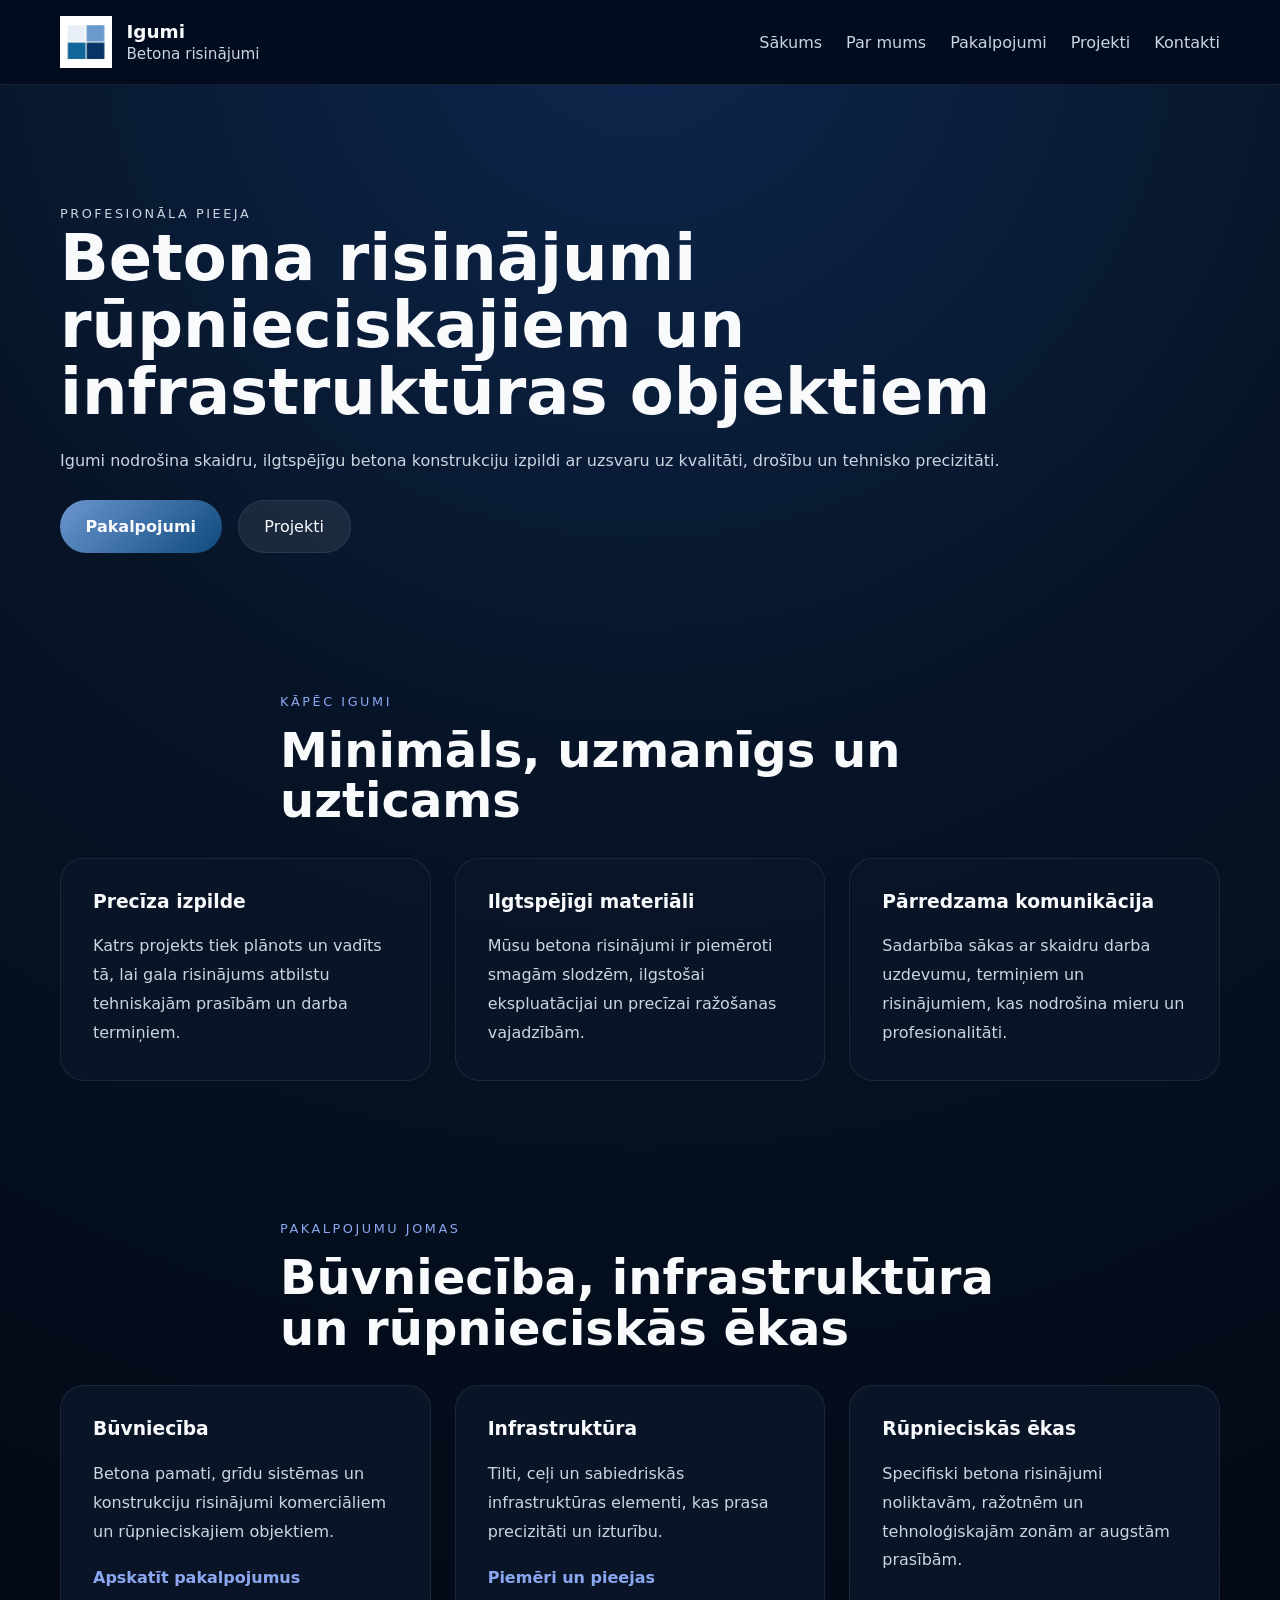
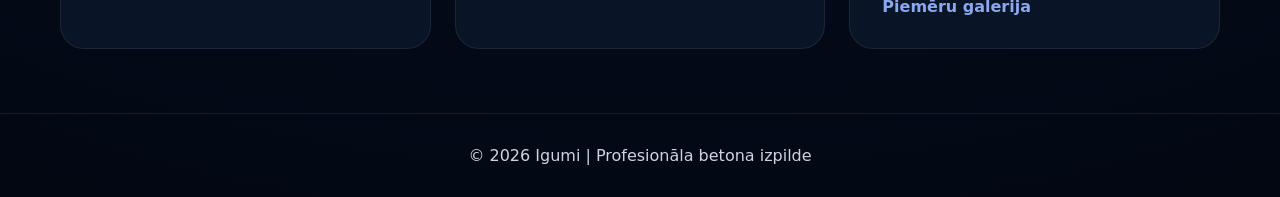
<file: index.html>
﻿<!DOCTYPE html>
<html lang="lv">
<head>
  <meta charset="UTF-8" />
  <meta name="viewport" content="width=device-width, initial-scale=1.0" />
  <title>Igumi | Profesionāli betona risinājumi</title>
  <link rel="stylesheet" href="styles.css" />
</head>
<body>
  <header class="site-header">
    <div class="container header-inner">
      <a class="brand" href="index.html">
        <img src="IgumiLogo.png" alt="Igumi logo" class="brand-logo" />
        <div class="brand-copy">
          <span class="brand-name">Igumi</span>
          <span class="brand-tag">Betona risinājumi</span>
        </div>
      </a>
      <nav class="main-nav">
        <a href="index.html">Sākums</a>
        <a href="about.html">Par mums</a>
        <a href="services.html">Pakalpojumi</a>
        <a href="projects.html">Projekti</a>
        <a href="contact.html">Kontakti</a>
      </nav>
    </div>
  </header>

  <main>
    <section class="page-hero">
      <div class="container page-hero-inner">
        <div>
          <p class="eyebrow">Profesionāla pieeja</p>
          <h1>Betona risinājumi rūpnieciskajiem un infrastruktūras objektiem</h1>
          <p>Igumi nodrošina skaidru, ilgtspējīgu betona konstrukciju izpildi ar uzsvaru uz kvalitāti, drošību un tehnisko precizitāti.</p>
          <div class="hero-actions">
            <a class="btn btn-primary" href="services.html">Pakalpojumi</a>
            <a class="btn btn-secondary" href="projects.html">Projekti</a>
          </div>
        </div>
      </div>
    </section>

    <section class="content-block">
      <div class="container section-heading">
        <p class="eyebrow">Kāpēc Igumi</p>
        <h2>Minimāls, uzmanīgs un uzticams</h2>
      </div>
      <div class="container card-grid">
        <article class="card">
          <h3>Precīza izpilde</h3>
          <p>Katrs projekts tiek plānots un vadīts tā, lai gala risinājums atbilstu tehniskajām prasībām un darba termiņiem.</p>
        </article>
        <article class="card">
          <h3>Ilgtspējīgi materiāli</h3>
          <p>Mūsu betona risinājumi ir piemēroti smagām slodzēm, ilgstošai ekspluatācijai un precīzai ražošanas vajadzībām.</p>
        </article>
        <article class="card">
          <h3>Pārredzama komunikācija</h3>
          <p>Sadarbība sākas ar skaidru darba uzdevumu, termiņiem un risinājumiem, kas nodrošina mieru un profesionalitāti.</p>
        </article>
      </div>
    </section>

    <section class="content-block">
      <div class="container section-heading">
        <p class="eyebrow">Pakalpojumu jomas</p>
        <h2>Būvniecība, infrastruktūra un rūpnieciskās ēkas</h2>
      </div>
      <div class="container feature-grid">
        <article class="feature-card">
          <h3>Būvniecība</h3>
          <p>Betona pamati, grīdu sistēmas un konstrukciju risinājumi komerciāliem un rūpnieciskajiem objektiem.</p>
          <a class="text-link" href="services.html">Apskatīt pakalpojumus</a>
        </article>
        <article class="feature-card">
          <h3>Infrastruktūra</h3>
          <p>Tilti, ceļi un sabiedriskās infrastruktūras elementi, kas prasa precizitāti un izturību.</p>
          <a class="text-link" href="infrastructure.html">Piemēri un pieejas</a>
        </article>
        <article class="feature-card">
          <h3>Rūpnieciskās ēkas</h3>
          <p>Specifiski betona risinājumi noliktavām, ražotnēm un tehnoloģiskajām zonām ar augstām prasībām.</p>
          <a class="text-link" href="industrial.html">Piemēru galerija</a>
        </article>
      </div>
    </section>
  </main>

  <footer class="site-footer">
    <div class="container">
      <p>© 2026 Igumi | Profesionāla betona izpilde</p>
    </div>
  </footer>
</body>
</html>
</file>
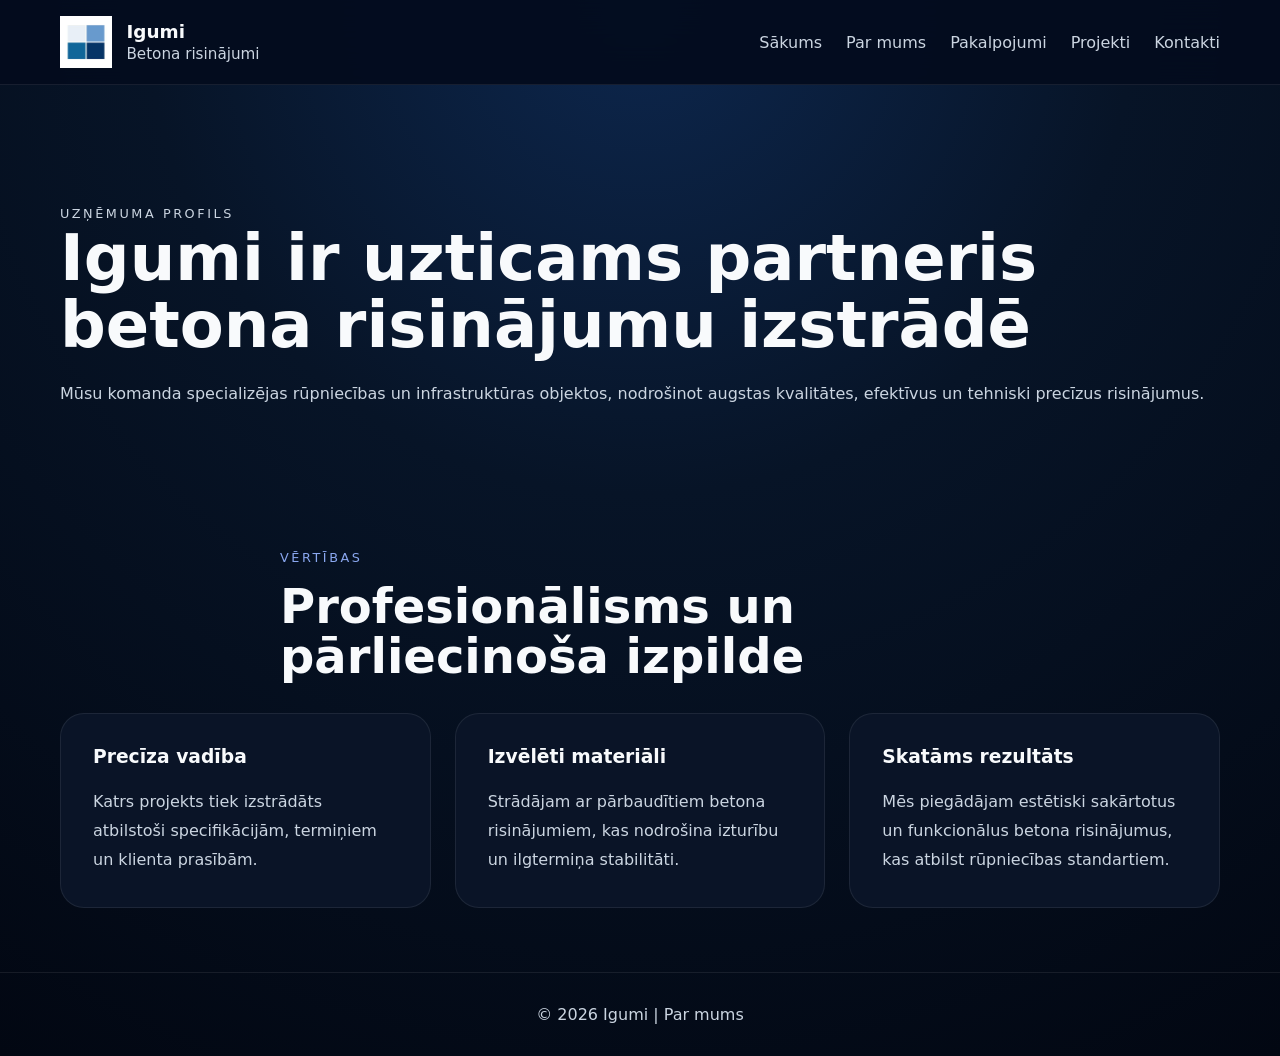
<file: about.html>
﻿<!DOCTYPE html>
<html lang="lv">
<head>
  <meta charset="UTF-8" />
  <meta name="viewport" content="width=device-width, initial-scale=1.0" />
  <title>Igumi | Par mums</title>
  <link rel="stylesheet" href="styles.css" />
</head>
<body>
  <header class="site-header">
    <div class="container header-inner">
      <a class="brand" href="index.html">
        <img src="IgumiLogo.png" alt="Igumi logo" class="brand-logo" />
        <div class="brand-copy">
          <span class="brand-name">Igumi</span>
          <span class="brand-tag">Betona risinājumi</span>
        </div>
      </a>
      <nav class="main-nav">
        <a href="index.html">Sākums</a>
        <a href="about.html">Par mums</a>
        <a href="services.html">Pakalpojumi</a>
        <a href="projects.html">Projekti</a>
        <a href="contact.html">Kontakti</a>
      </nav>
    </div>
  </header>

  <main>
    <section class="page-hero">
      <div class="container page-hero-inner">
        <div>
          <p class="eyebrow">Uzņēmuma profils</p>
          <h1>Igumi ir uzticams partneris betona risinājumu izstrādē</h1>
          <p>Mūsu komanda specializējas rūpniecības un infrastruktūras objektos, nodrošinot augstas kvalitātes, efektīvus un tehniski precīzus risinājumus.</p>
        </div>
      </div>
    </section>

    <section class="content-block">
      <div class="container section-heading">
        <p class="eyebrow">Vērtības</p>
        <h2>Profesionālisms un pārliecinoša izpilde</h2>
      </div>
      <div class="container feature-grid">
        <article class="feature-card">
          <h3>Precīza vadība</h3>
          <p>Katrs projekts tiek izstrādāts atbilstoši specifikācijām, termiņiem un klienta prasībām.</p>
        </article>
        <article class="feature-card">
          <h3>Izvēlēti materiāli</h3>
          <p>Strādājam ar pārbaudītiem betona risinājumiem, kas nodrošina izturību un ilgtermiņa stabilitāti.</p>
        </article>
        <article class="feature-card">
          <h3>Skatāms rezultāts</h3>
          <p>Mēs piegādājam estētiski sakārtotus un funkcionālus betona risinājumus, kas atbilst rūpniecības standartiem.</p>
        </article>
      </div>
    </section>
  </main>

  <footer class="site-footer">
    <div class="container">
      <p>© 2026 Igumi | Par mums</p>
    </div>
  </footer>
</body>
</html>
</file>
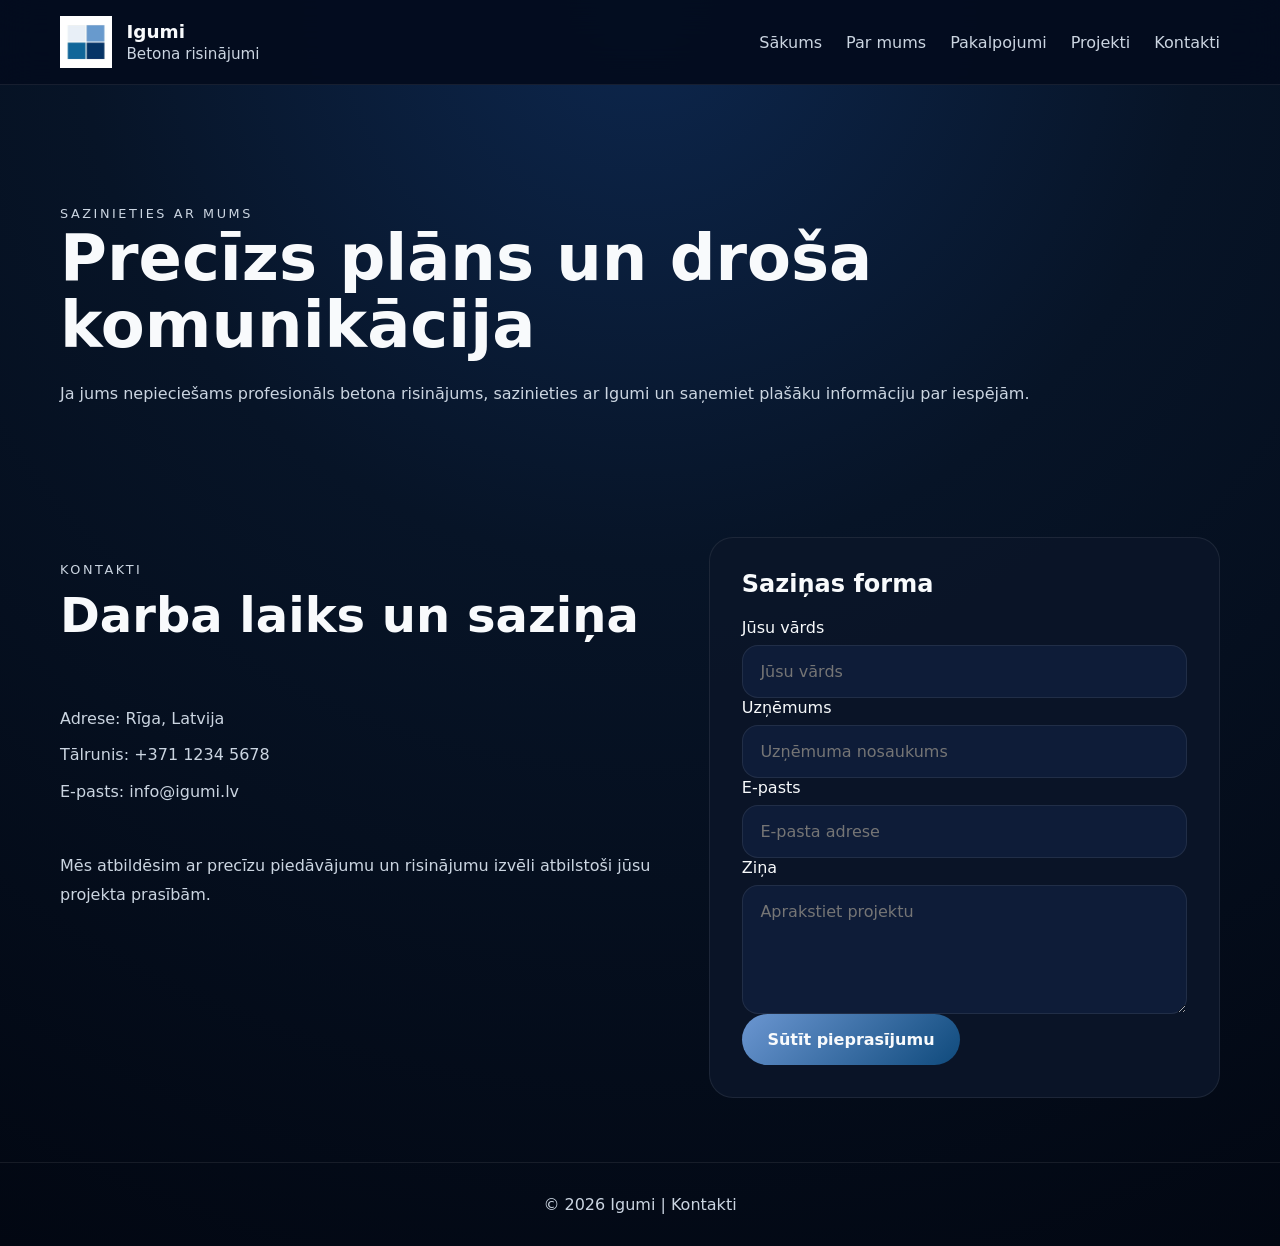
<file: contact.html>
﻿<!DOCTYPE html>
<html lang="lv">
<head>
  <meta charset="UTF-8" />
  <meta name="viewport" content="width=device-width, initial-scale=1.0" />
  <title>Igumi | Kontakti</title>
  <link rel="stylesheet" href="styles.css" />
</head>
<body>
  <header class="site-header">
    <div class="container header-inner">
      <a class="brand" href="index.html">
        <img src="IgumiLogo.png" alt="Igumi logo" class="brand-logo" />
        <div class="brand-copy">
          <span class="brand-name">Igumi</span>
          <span class="brand-tag">Betona risinājumi</span>
        </div>
      </a>
      <nav class="main-nav">
        <a href="index.html">Sākums</a>
        <a href="about.html">Par mums</a>
        <a href="services.html">Pakalpojumi</a>
        <a href="projects.html">Projekti</a>
        <a href="contact.html">Kontakti</a>
      </nav>
    </div>
  </header>

  <main>
    <section class="page-hero">
      <div class="container page-hero-inner">
        <div>
          <p class="eyebrow">Sazinieties ar mums</p>
          <h1>Precīzs plāns un droša komunikācija</h1>
          <p>Ja jums nepieciešams profesionāls betona risinājums, sazinieties ar Igumi un saņemiet plašāku informāciju par iespējām.</p>
        </div>
      </div>
    </section>

    <section class="content-block contact">
      <div class="container contact-grid">
        <div class="contact-copy">
          <div class="section-heading">
            <p class="eyebrow">Kontakti</p>
            <h2>Darba laiks un saziņa</h2>
          </div>
          <div class="contact-details">
            <p>Adrese: Rīga, Latvija</p>
            <p>Tālrunis: +371 1234 5678</p>
            <p>E-pasts: info@igumi.lv</p>
          </div>
          <p>Mēs atbildēsim ar precīzu piedāvājumu un risinājumu izvēli atbilstoši jūsu projekta prasībām.</p>
        </div>

        <div class="contact-panel">
          <h2>Saziņas forma</h2>
          <form class="contact-form">
            <label>
              Jūsu vārds
              <input type="text" placeholder="Jūsu vārds" />
            </label>
            <label>
              Uzņēmums
              <input type="text" placeholder="Uzņēmuma nosaukums" />
            </label>
            <label>
              E-pasts
              <input type="email" placeholder="E-pasta adrese" />
            </label>
            <label>
              Ziņa
              <textarea rows="5" placeholder="Aprakstiet projektu"></textarea>
            </label>
            <button class="btn btn-primary" type="submit">Sūtīt pieprasījumu</button>
          </form>
        </div>
      </div>
    </section>
  </main>

  <footer class="site-footer">
    <div class="container">
      <p>© 2026 Igumi | Kontakti</p>
    </div>
  </footer>
</body>
</html>
</file>
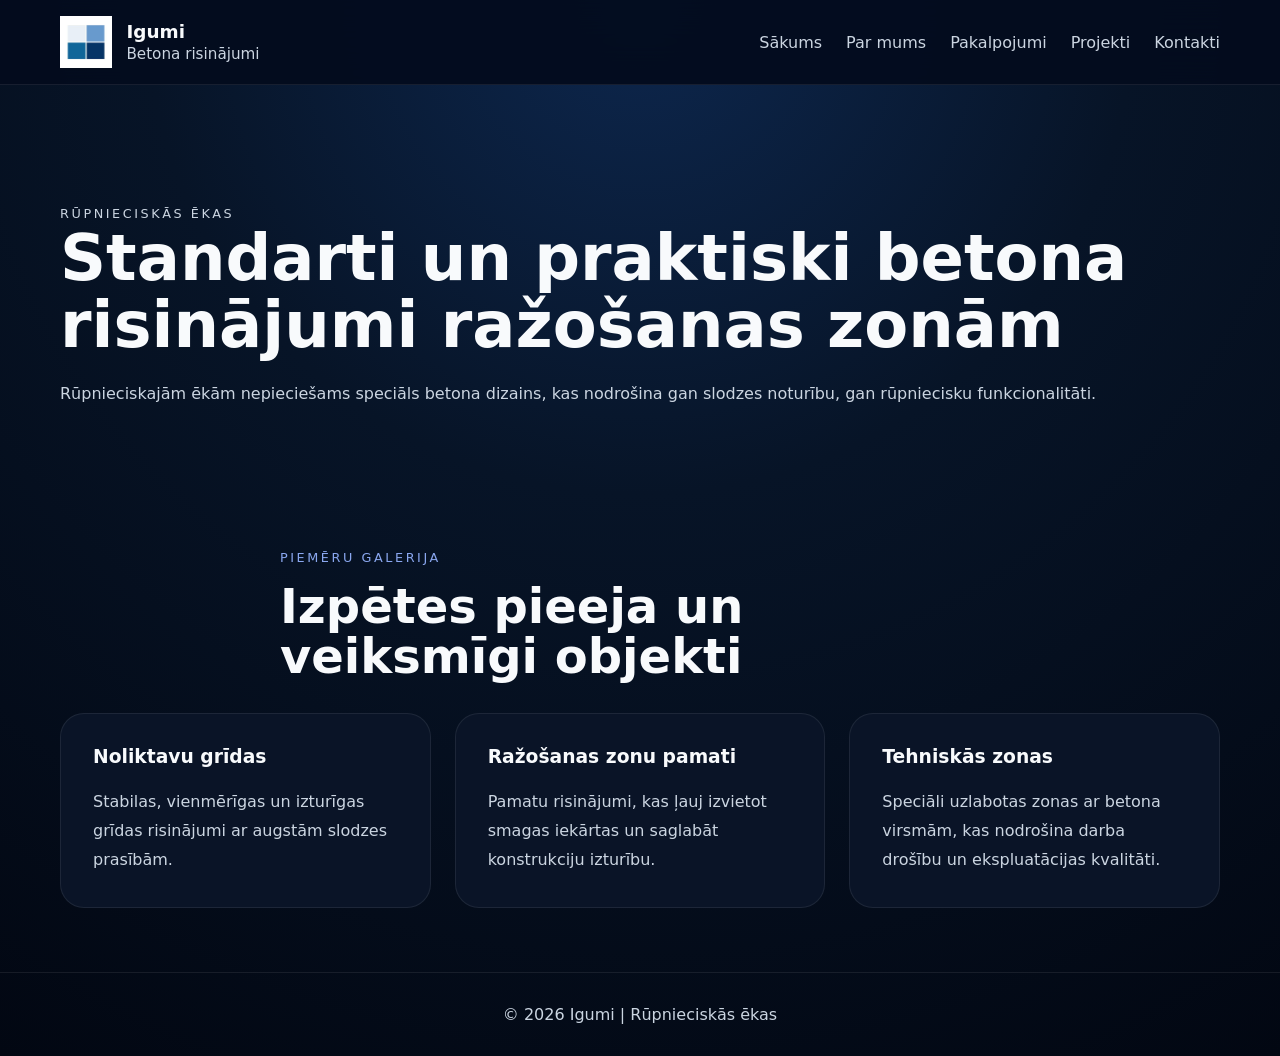
<file: industrial.html>
﻿<!DOCTYPE html>
<html lang="lv">
<head>
  <meta charset="UTF-8" />
  <meta name="viewport" content="width=device-width, initial-scale=1.0" />
  <title>Igumi | Rūpnieciskās ēkas</title>
  <link rel="stylesheet" href="styles.css" />
</head>
<body>
  <header class="site-header">
    <div class="container header-inner">
      <a class="brand" href="index.html">
        <img src="IgumiLogo.png" alt="Igumi logo" class="brand-logo" />
        <div class="brand-copy">
          <span class="brand-name">Igumi</span>
          <span class="brand-tag">Betona risinājumi</span>
        </div>
      </a>
      <nav class="main-nav">
        <a href="index.html">Sākums</a>
        <a href="about.html">Par mums</a>
        <a href="services.html">Pakalpojumi</a>
        <a href="projects.html">Projekti</a>
        <a href="contact.html">Kontakti</a>
      </nav>
    </div>
  </header>

  <main>
    <section class="page-hero">
      <div class="container page-hero-inner">
        <div>
          <p class="eyebrow">Rūpnieciskās ēkas</p>
          <h1>Standarti un praktiski betona risinājumi ražošanas zonām</h1>
          <p>Rūpnieciskajām ēkām nepieciešams speciāls betona dizains, kas nodrošina gan slodzes noturību, gan rūpniecisku funkcionalitāti.</p>
        </div>
      </div>
    </section>

    <section class="content-block">
      <div class="container section-heading">
        <p class="eyebrow">Piemēru galerija</p>
        <h2>Izpētes pieeja un veiksmīgi objekti</h2>
      </div>
      <div class="container feature-grid">
        <article class="feature-card">
          <h3>Noliktavu grīdas</h3>
          <p>Stabilas, vienmērīgas un izturīgas grīdas risinājumi ar augstām slodzes prasībām.</p>
        </article>
        <article class="feature-card">
          <h3>Ražošanas zonu pamati</h3>
          <p>Pamatu risinājumi, kas ļauj izvietot smagas iekārtas un saglabāt konstrukciju izturību.</p>
        </article>
        <article class="feature-card">
          <h3>Tehniskās zonas</h3>
          <p>Speciāli uzlabotas zonas ar betona virsmām, kas nodrošina darba drošību un ekspluatācijas kvalitāti.</p>
        </article>
      </div>
    </section>
  </main>

  <footer class="site-footer">
    <div class="container">
      <p>© 2026 Igumi | Rūpnieciskās ēkas</p>
    </div>
  </footer>
</body>
</html>
</file>
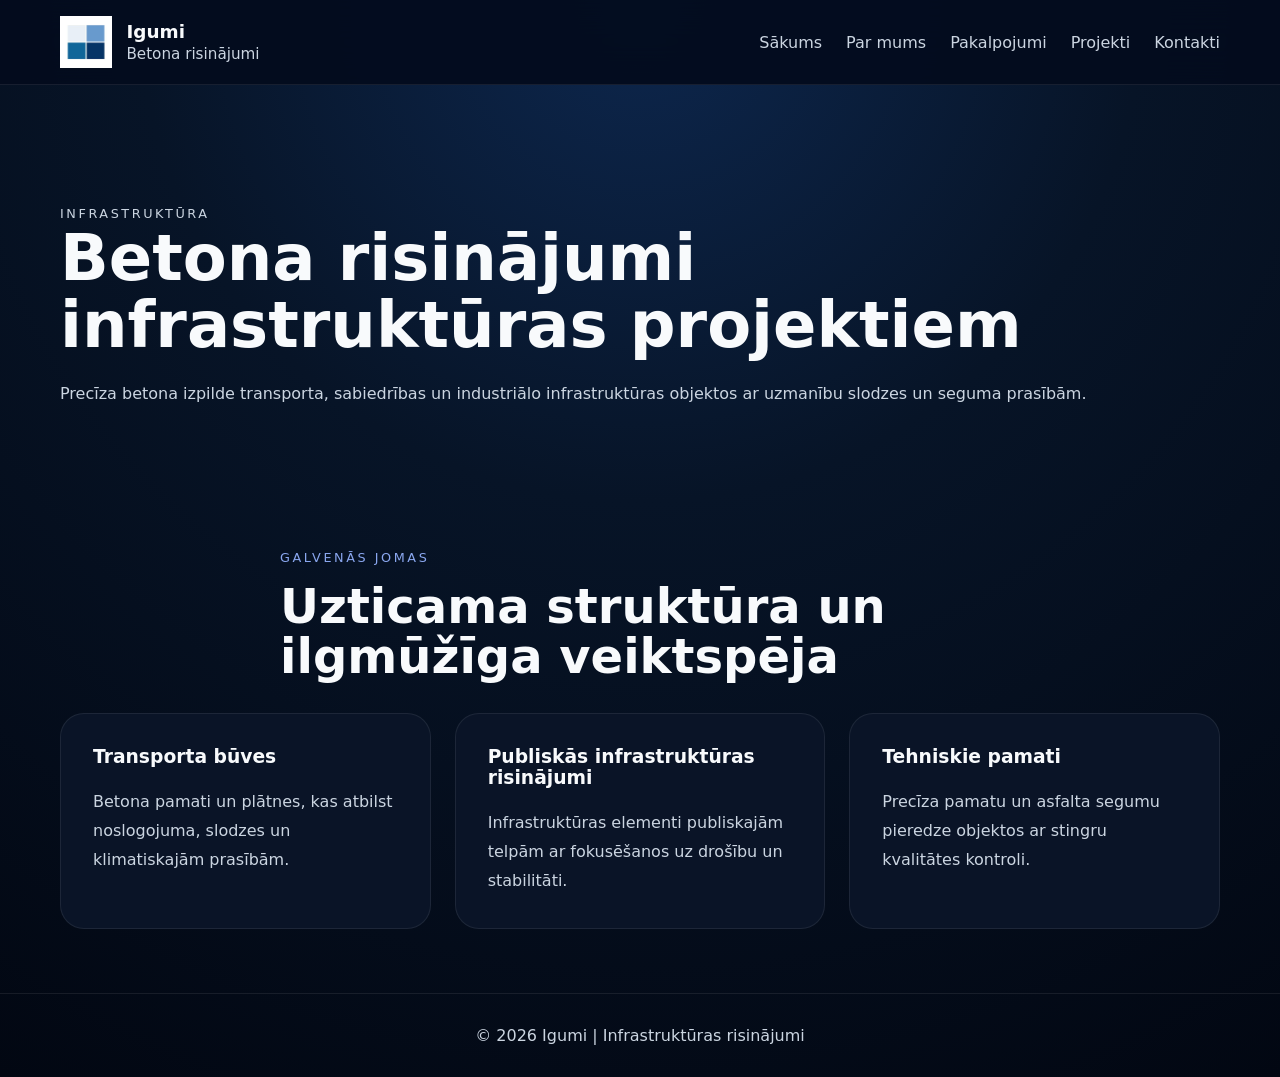
<file: infrastructure.html>
﻿<!DOCTYPE html>
<html lang="lv">
<head>
  <meta charset="UTF-8" />
  <meta name="viewport" content="width=device-width, initial-scale=1.0" />
  <title>Igumi | Infrastruktūras risinājumi</title>
  <link rel="stylesheet" href="styles.css" />
</head>
<body>
  <header class="site-header">
    <div class="container header-inner">
      <a class="brand" href="index.html">
        <img src="IgumiLogo.png" alt="Igumi logo" class="brand-logo" />
        <div class="brand-copy">
          <span class="brand-name">Igumi</span>
          <span class="brand-tag">Betona risinājumi</span>
        </div>
      </a>
      <nav class="main-nav">
        <a href="index.html">Sākums</a>
        <a href="about.html">Par mums</a>
        <a href="services.html">Pakalpojumi</a>
        <a href="projects.html">Projekti</a>
        <a href="contact.html">Kontakti</a>
      </nav>
    </div>
  </header>

  <main>
    <section class="page-hero">
      <div class="container page-hero-inner">
        <div>
          <p class="eyebrow">Infrastruktūra</p>
          <h1>Betona risinājumi infrastruktūras projektiem</h1>
          <p>Precīza betona izpilde transporta, sabiedrības un industriālo infrastruktūras objektos ar uzmanību slodzes un seguma prasībām.</p>
        </div>
      </div>
    </section>

    <section class="content-block">
      <div class="container section-heading">
        <p class="eyebrow">Galvenās jomas</p>
        <h2>Uzticama struktūra un ilgmūžīga veiktspēja</h2>
      </div>
      <div class="container feature-grid">
        <article class="feature-card">
          <h3>Transporta būves</h3>
          <p>Betona pamati un plātnes, kas atbilst noslogojuma, slodzes un klimatiskajām prasībām.</p>
        </article>
        <article class="feature-card">
          <h3>Publiskās infrastruktūras risinājumi</h3>
          <p>Infrastruktūras elementi publiskajām telpām ar fokusēšanos uz drošību un stabilitāti.</p>
        </article>
        <article class="feature-card">
          <h3>Tehniskie pamati</h3>
          <p>Precīza pamatu un asfalta segumu pieredze objektos ar stingru kvalitātes kontroli.</p>
        </article>
      </div>
    </section>
  </main>

  <footer class="site-footer">
    <div class="container">
      <p>© 2026 Igumi | Infrastruktūras risinājumi</p>
    </div>
  </footer>
</body>
</html>
</file>
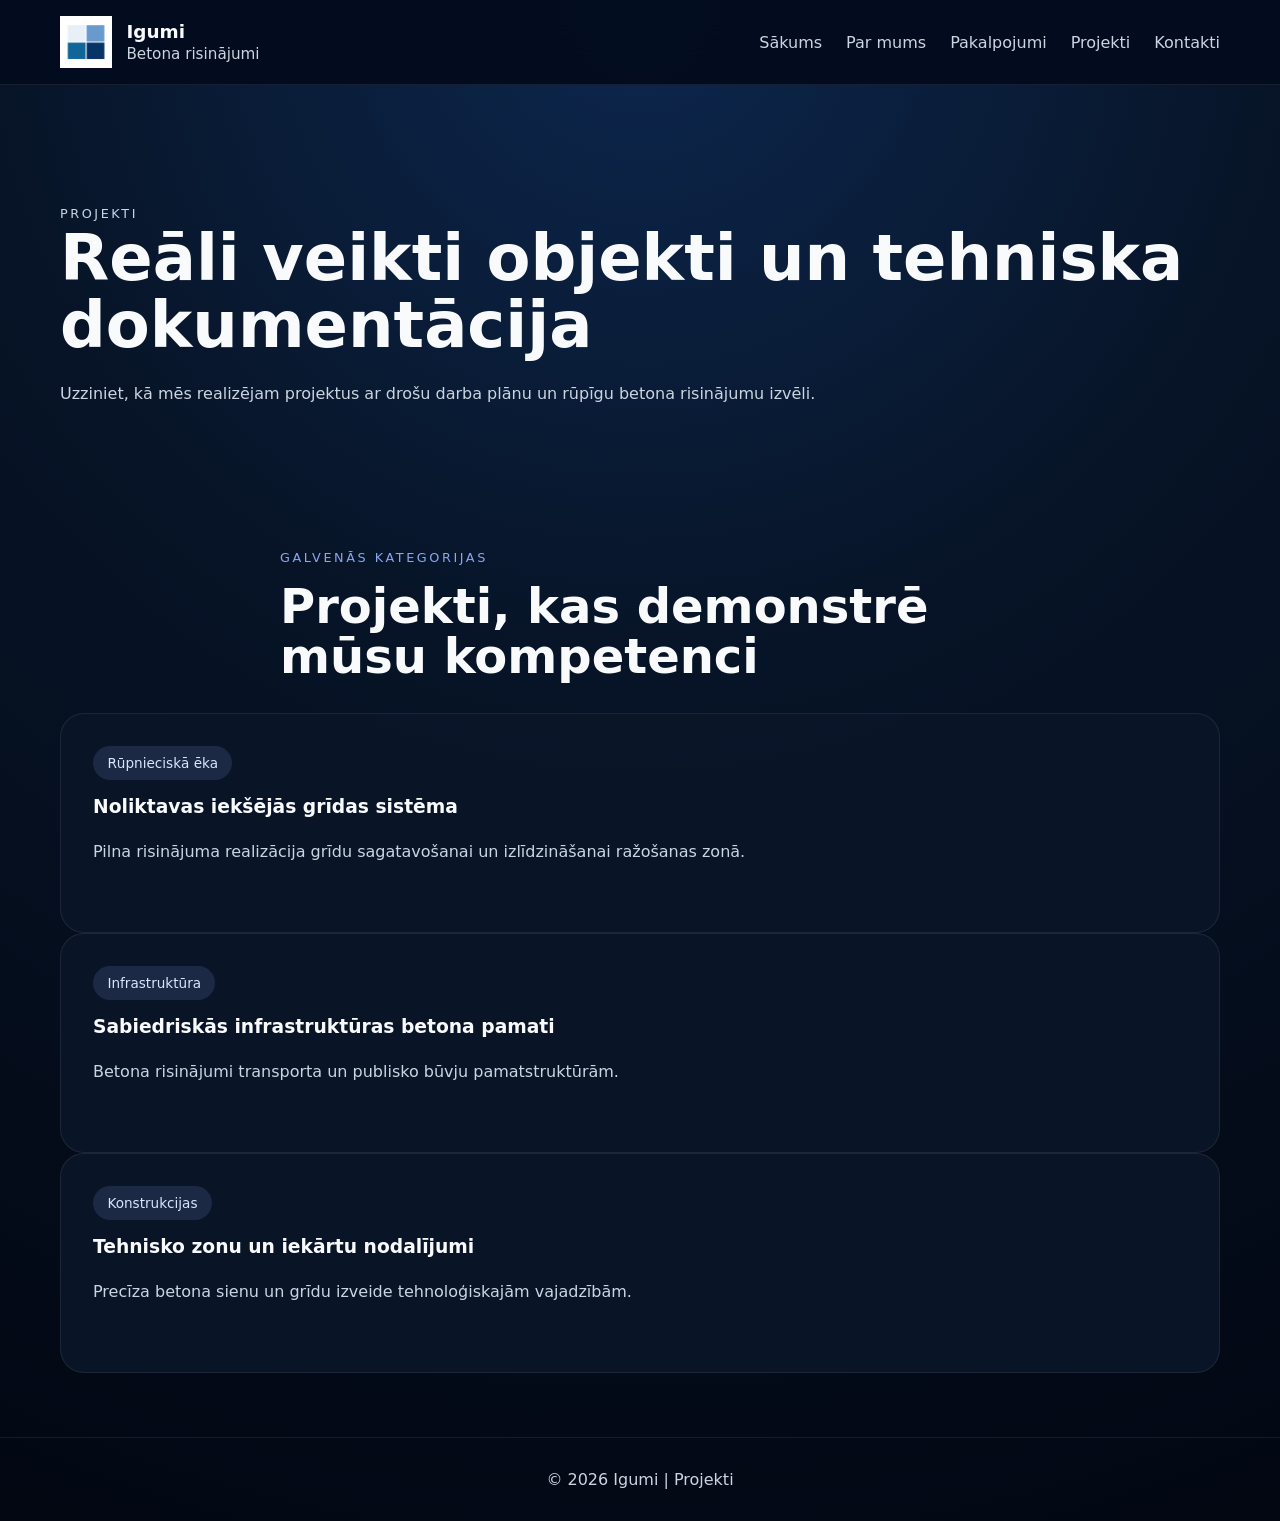
<file: projects.html>
﻿<!DOCTYPE html>
<html lang="lv">
<head>
  <meta charset="UTF-8" />
  <meta name="viewport" content="width=device-width, initial-scale=1.0" />
  <title>Igumi | Projekti</title>
  <link rel="stylesheet" href="styles.css" />
</head>
<body>
  <header class="site-header">
    <div class="container header-inner">
      <a class="brand" href="index.html">
        <img src="IgumiLogo.png" alt="Igumi logo" class="brand-logo" />
        <div class="brand-copy">
          <span class="brand-name">Igumi</span>
          <span class="brand-tag">Betona risinājumi</span>
        </div>
      </a>
      <nav class="main-nav">
        <a href="index.html">Sākums</a>
        <a href="about.html">Par mums</a>
        <a href="services.html">Pakalpojumi</a>
        <a href="projects.html">Projekti</a>
        <a href="contact.html">Kontakti</a>
      </nav>
    </div>
  </header>

  <main>
    <section class="page-hero">
      <div class="container page-hero-inner">
        <div>
          <p class="eyebrow">Projekti</p>
          <h1>Reāli veikti objekti un tehniska dokumentācija</h1>
          <p>Uzziniet, kā mēs realizējam projektus ar drošu darba plānu un rūpīgu betona risinājumu izvēli.</p>
        </div>
      </div>
    </section>

    <section class="content-block">
      <div class="container section-heading">
        <p class="eyebrow">Galvenās kategorijas</p>
        <h2>Projekti, kas demonstrē mūsu kompetenci</h2>
      </div>
      <div class="container project-grid">
        <article class="project-card">
          <span class="project-category">Rūpnieciskā ēka</span>
          <h3>Noliktavas iekšējās grīdas sistēma</h3>
          <p>Pilna risinājuma realizācija grīdu sagatavošanai un izlīdzināšanai ražošanas zonā.</p>
        </article>
        <article class="project-card">
          <span class="project-category">Infrastruktūra</span>
          <h3>Sabiedriskās infrastruktūras betona pamati</h3>
          <p>Betona risinājumi transporta un publisko būvju pamatstruktūrām.</p>
        </article>
        <article class="project-card">
          <span class="project-category">Konstrukcijas</span>
          <h3>Tehnisko zonu un iekārtu nodalījumi</h3>
          <p>Precīza betona sienu un grīdu izveide tehnoloģiskajām vajadzībām.</p>
        </article>
      </div>
    </section>
  </main>

  <footer class="site-footer">
    <div class="container">
      <p>© 2026 Igumi | Projekti</p>
    </div>
  </footer>
</body>
</html>
</file>
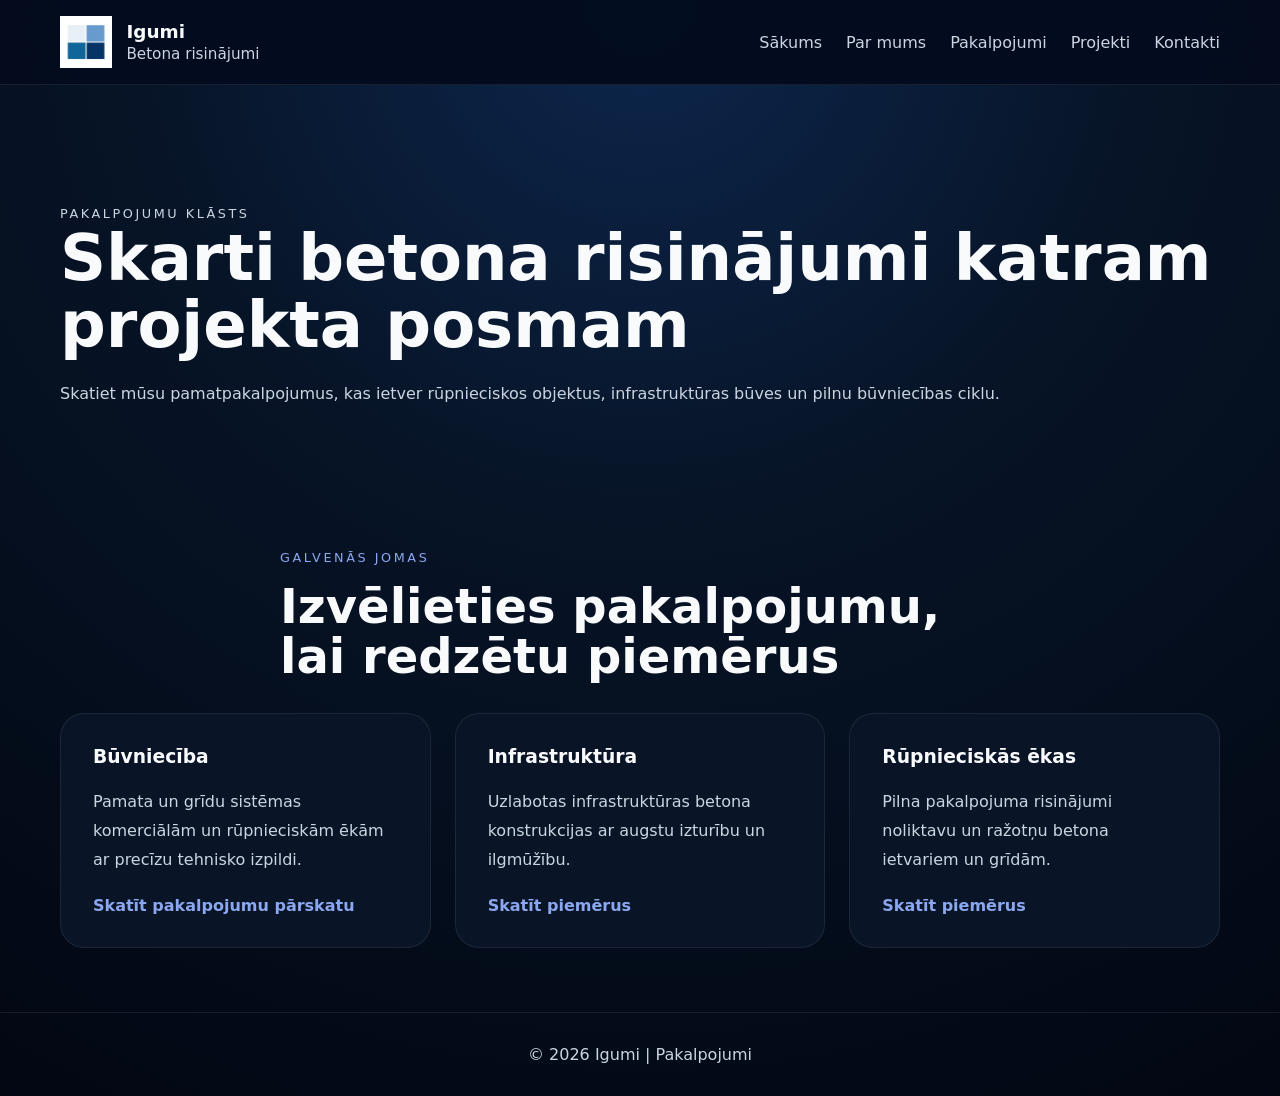
<file: services.html>
﻿<!DOCTYPE html>
<html lang="lv">
<head>
  <meta charset="UTF-8" />
  <meta name="viewport" content="width=device-width, initial-scale=1.0" />
  <title>Igumi | Pakalpojumi</title>
  <link rel="stylesheet" href="styles.css" />
</head>
<body>
  <header class="site-header">
    <div class="container header-inner">
      <a class="brand" href="index.html">
        <img src="IgumiLogo.png" alt="Igumi logo" class="brand-logo" />
        <div class="brand-copy">
          <span class="brand-name">Igumi</span>
          <span class="brand-tag">Betona risinājumi</span>
        </div>
      </a>
      <nav class="main-nav">
        <a href="index.html">Sākums</a>
        <a href="about.html">Par mums</a>
        <a href="services.html">Pakalpojumi</a>
        <a href="projects.html">Projekti</a>
        <a href="contact.html">Kontakti</a>
      </nav>
    </div>
  </header>

  <main>
    <section class="page-hero">
      <div class="container page-hero-inner">
        <div>
          <p class="eyebrow">Pakalpojumu klāsts</p>
          <h1>Skarti betona risinājumi katram projekta posmam</h1>
          <p>Skatiet mūsu pamatpakalpojumus, kas ietver rūpnieciskos objektus, infrastruktūras būves un pilnu būvniecības ciklu.</p>
        </div>
      </div>
    </section>

    <section class="content-block">
      <div class="container section-heading">
        <p class="eyebrow">Galvenās jomas</p>
        <h2>Izvēlieties pakalpojumu, lai redzētu piemērus</h2>
      </div>
      <div class="container feature-grid">
        <article class="feature-card">
          <h3>Būvniecība</h3>
          <p>Pamata un grīdu sistēmas komerciālām un rūpnieciskām ēkām ar precīzu tehnisko izpildi.</p>
          <a class="text-link" href="services.html">Skatīt pakalpojumu pārskatu</a>
        </article>
        <article class="feature-card">
          <h3>Infrastruktūra</h3>
          <p>Uzlabotas infrastruktūras betona konstrukcijas ar augstu izturību un ilgmūžību.</p>
          <a class="text-link" href="infrastructure.html">Skatīt piemērus</a>
        </article>
        <article class="feature-card">
          <h3>Rūpnieciskās ēkas</h3>
          <p>Pilna pakalpojuma risinājumi noliktavu un ražotņu betona ietvariem un grīdām.</p>
          <a class="text-link" href="industrial.html">Skatīt piemērus</a>
        </article>
      </div>
    </section>
  </main>

  <footer class="site-footer">
    <div class="container">
      <p>© 2026 Igumi | Pakalpojumi</p>
    </div>
  </footer>
</body>
</html>
</file>
<file: styles.css>
﻿:root {
  --bg: #071427;
  --surface: rgba(11, 22, 41, 0.95);
  --surface-soft: rgba(16, 37, 70, 0.96);
  --text: #f8fafc;
  --muted: #cbd5e1;
  --accent: #8aa7ef;
  --border: rgba(255, 255, 255, 0.08);
  --brand-mid: #6b96d1;
  --brand-dark: #0f4a7c;
}

* {
  box-sizing: border-box;
}

html {
  scroll-behavior: smooth;
}

body {
  margin: 0;
  font-family: Inter, system-ui, -apple-system, BlinkMacSystemFont, "Segoe UI", sans-serif;
  background: radial-gradient(circle at top, #0d274e 0%, #071427 40%, #020712 100%);
  color: var(--text);
}

img {
  max-width: 100%;
  display: block;
}

button,
input,
textarea {
  font: inherit;
}

.container {
  width: min(1160px, calc(100% - 2rem));
  margin: 0 auto;
}

.site-header {
  position: sticky;
  top: 0;
  z-index: 20;
  backdrop-filter: blur(18px);
  background: rgba(4, 12, 30, 0.95);
  border-bottom: 1px solid var(--border);
}

.header-inner {
  display: flex;
  align-items: center;
  justify-content: space-between;
  gap: 1rem;
  padding: 1rem 0;
}

.brand {
  display: flex;
  align-items: center;
  gap: 0.9rem;
  text-decoration: none;
}

.brand-logo {
  display: block;
  width: 52px;
  height: auto;
}

.brand-copy {
  display: grid;
  gap: 0.15rem;
}

.brand-name {
  font-weight: 700;
  font-size: 1.15rem;
  color: var(--text);
}

.brand-tag {
  font-size: 0.95rem;
  color: var(--muted);
}

.main-nav {
  display: flex;
  gap: 1.5rem;
}

.main-nav a {
  color: var(--muted);
  text-decoration: none;
  font-weight: 500;
}

.main-nav a:hover {
  color: var(--text);
}

.page-hero {
  padding: 6rem 0 4rem;
}

.page-hero-inner {
  display: grid;
  grid-template-columns: minmax(0, 1fr);
  gap: 2.5rem;
}

.eyebrow {
  text-transform: uppercase;
  color: var(--accent);
  letter-spacing: 0.2em;
  font-size: 0.8rem;
  margin-bottom: 1rem;
}

.page-hero h1,
.section-heading h2 {
  margin: 0;
  font-size: clamp(2.8rem, 5vw, 4.5rem);
  line-height: 1.05;
}

.page-hero p,
.card p,
.feature-card p,
.project-card p,
.contact-copy p,
.contact-details p {
  color: var(--muted);
  line-height: 1.8;
  margin: 1.3rem 0 0;
}

.hero-actions {
  display: flex;
  flex-wrap: wrap;
  gap: 1rem;
  margin-top: 1.5rem;
}

.btn {
  display: inline-flex;
  align-items: center;
  justify-content: center;
  padding: 1rem 1.6rem;
  border: none;
  border-radius: 999px;
  cursor: pointer;
  text-decoration: none;
  transition: transform 0.2s ease, box-shadow 0.2s ease, background-color 0.2s ease;
}

.btn-primary {
  background: linear-gradient(135deg, var(--brand-mid), var(--brand-dark));
  color: var(--text);
  font-weight: 700;
}

.btn-secondary {
  background: rgba(255, 255, 255, 0.08);
  color: var(--text);
  border: 1px solid var(--border);
}

.btn:hover {
  transform: translateY(-1px);
}

.content-block {
  padding: 4rem 0;
}

.section-heading {
  max-width: 720px;
  margin-bottom: 2rem;
}

.section-heading h2 {
  margin-top: 0.6rem;
  font-size: clamp(2.2rem, 4vw, 3rem);
}

.card-grid,
.feature-grid,
.contact-grid {
  display: grid;
  gap: 1.5rem;
}

.card-grid,
.feature-grid {
  grid-template-columns: repeat(auto-fit, minmax(250px, 1fr));
}

.card,
.feature-card,
.project-card,
.contact-panel {
  background: rgba(11, 22, 41, 0.95);
  border: 1px solid var(--border);
  border-radius: 1.5rem;
  padding: 2rem;
}

.card h3,
.feature-card h3,
.project-card h3,
.contact-panel h2 {
  margin-top: 0;
}

.text-link {
  display: inline-flex;
  margin-top: 1.35rem;
  color: var(--accent);
  font-weight: 600;
  text-decoration: none;
}

.text-link:hover {
  text-decoration: underline;
}

.project-card {
  min-height: 220px;
}

.project-category {
  display: inline-flex;
  padding: 0.55rem 0.9rem;
  border-radius: 999px;
  background: rgba(138, 167, 239, 0.14);
  color: #d8e6ff;
  font-size: 0.85rem;
  margin-bottom: 1rem;
}

.contact-grid {
  grid-template-columns: 1.1fr 0.9fr;
  align-items: start;
}

.contact-copy {
  display: grid;
  gap: 1.5rem;
}

.contact-details p {
  margin: 0.5rem 0 0;
}

label {
  display: grid;
  gap: 0.5rem;
  color: var(--text);
  font-weight: 500;
}

input,
textarea {
  width: 100%;
  padding: 1rem 1.1rem;
  border: 1px solid rgba(255, 255, 255, 0.08);
  border-radius: 1rem;
  background: rgba(15, 29, 57, 0.95);
  color: var(--text);
}

input:focus,
textarea:focus {
  outline: none;
  border-color: rgba(138, 167, 239, 0.5);
  box-shadow: 0 0 0 3px rgba(138, 167, 239, 0.12);
}

.site-footer {
  padding: 2rem 0;
  border-top: 1px solid var(--border);
}

.site-footer p {
  margin: 0;
  text-align: center;
  color: var(--muted);
}

@media (max-width: 900px) {
  .header-inner,
  .contact-grid {
    grid-template-columns: 1fr;
  }

  .page-hero {
    padding-top: 4.5rem;
  }
}

@media (max-width: 640px) {
  .header-inner {
    flex-direction: column;
    align-items: flex-start;
  }

  .main-nav {
    flex-wrap: wrap;
  }

  .page-hero h1,
  .section-heading h2 {
    font-size: 2.4rem;
  }
}
</file>
